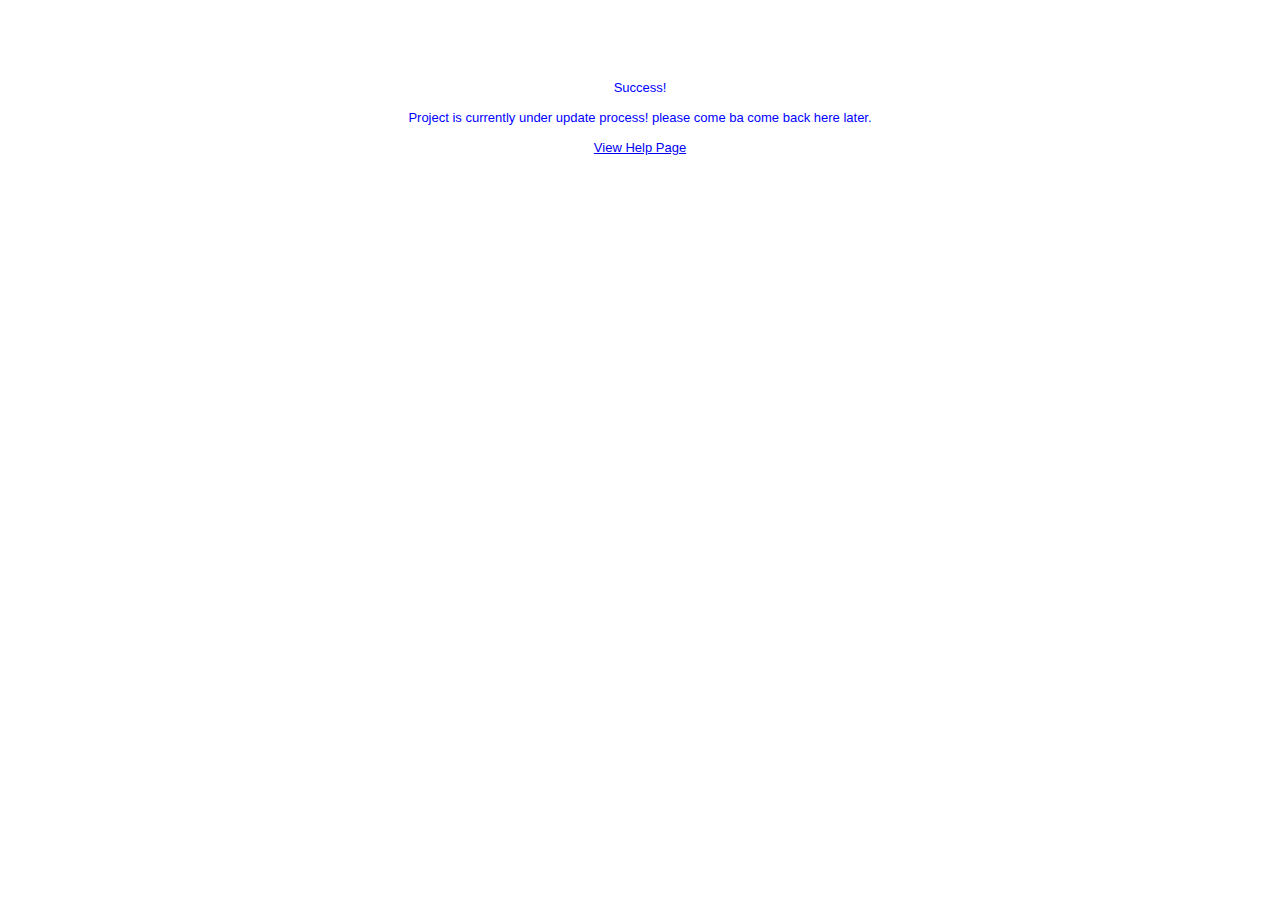
<file: correct.html>
<!DOCTYPE html>
<html lang="en">
<head>
<title>Successful Login</title>
<meta charset="UTF-8">





</head>

<body>

<br><br><br><br>





<div style="text-align: center; margin: 0 auto; color: #0000FF; font: normal 13px arial, sans-serif;">

Success!

<br><br>

Project is currently under update process! please come ba come back here later.

<br><br>

<a href="help-password.html">View Help Page</a><br>

</div>





<br><br><br>

</body>
</html>
</file>
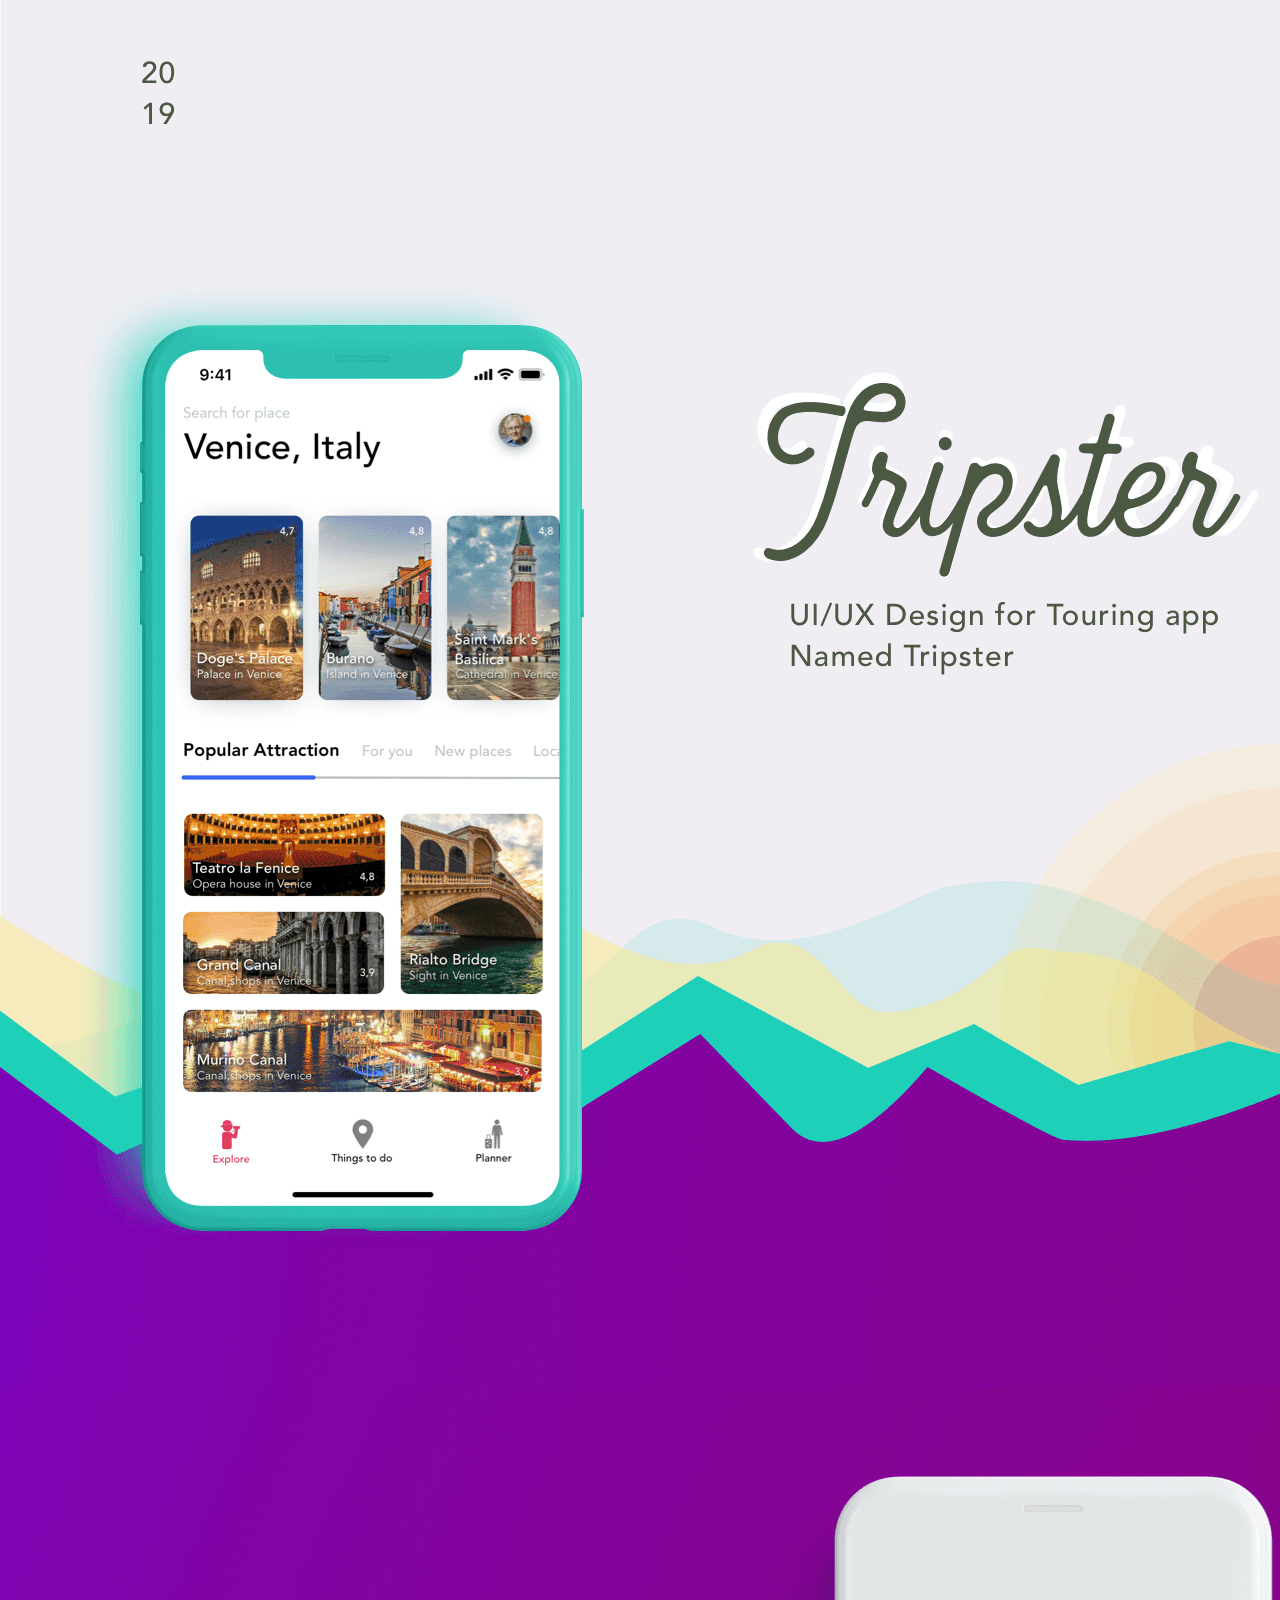
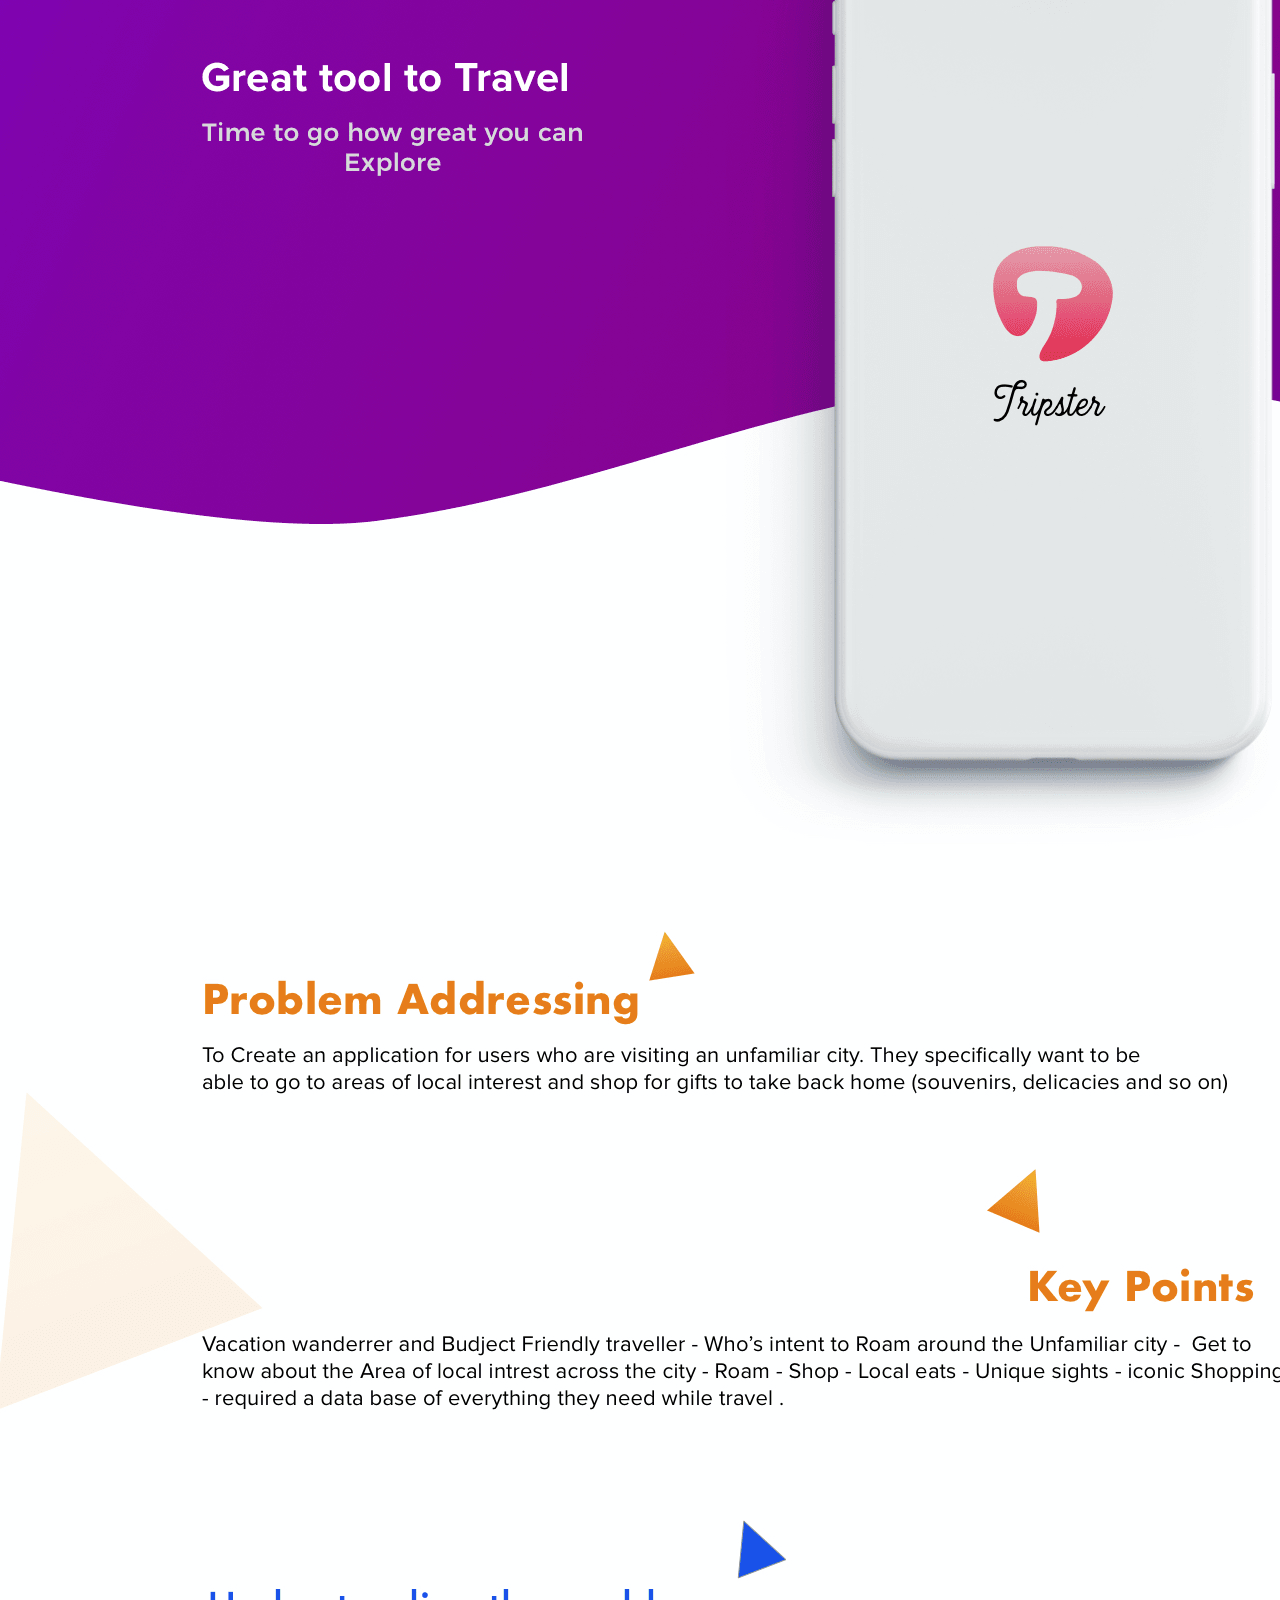
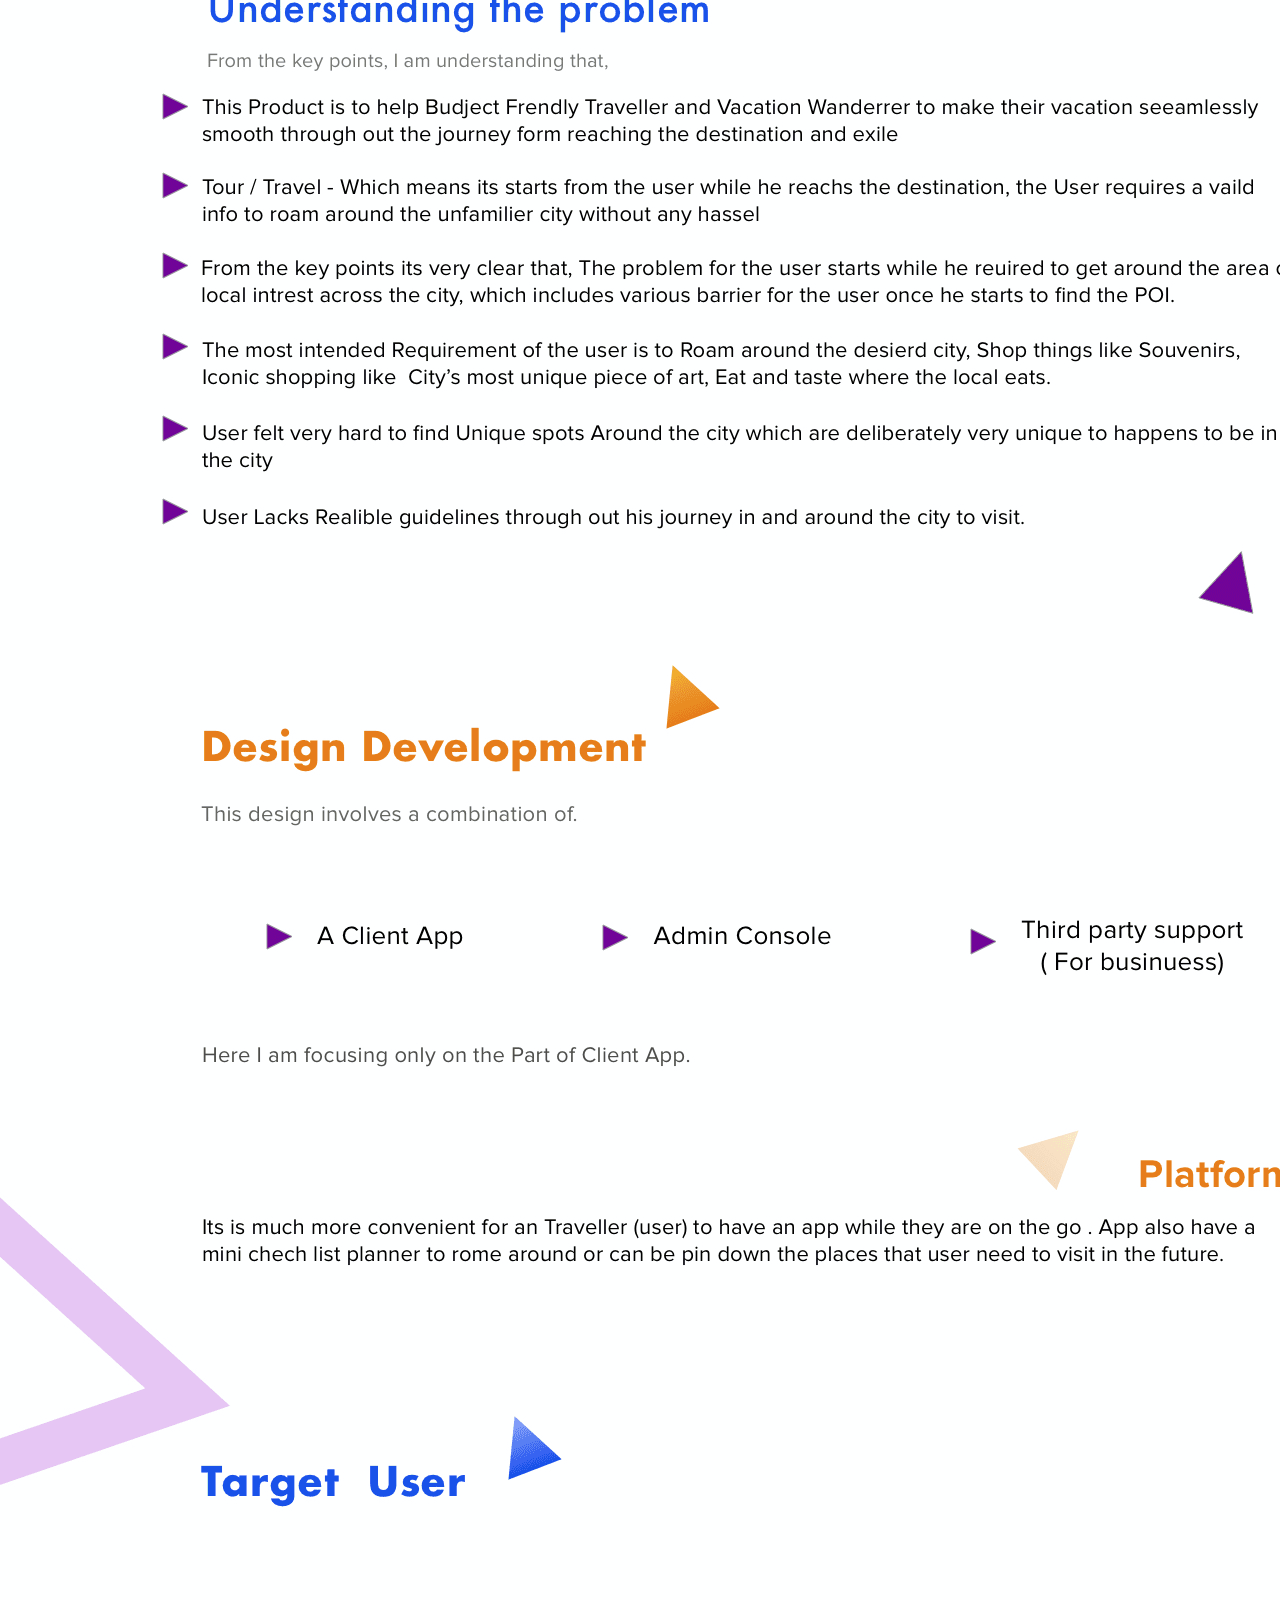
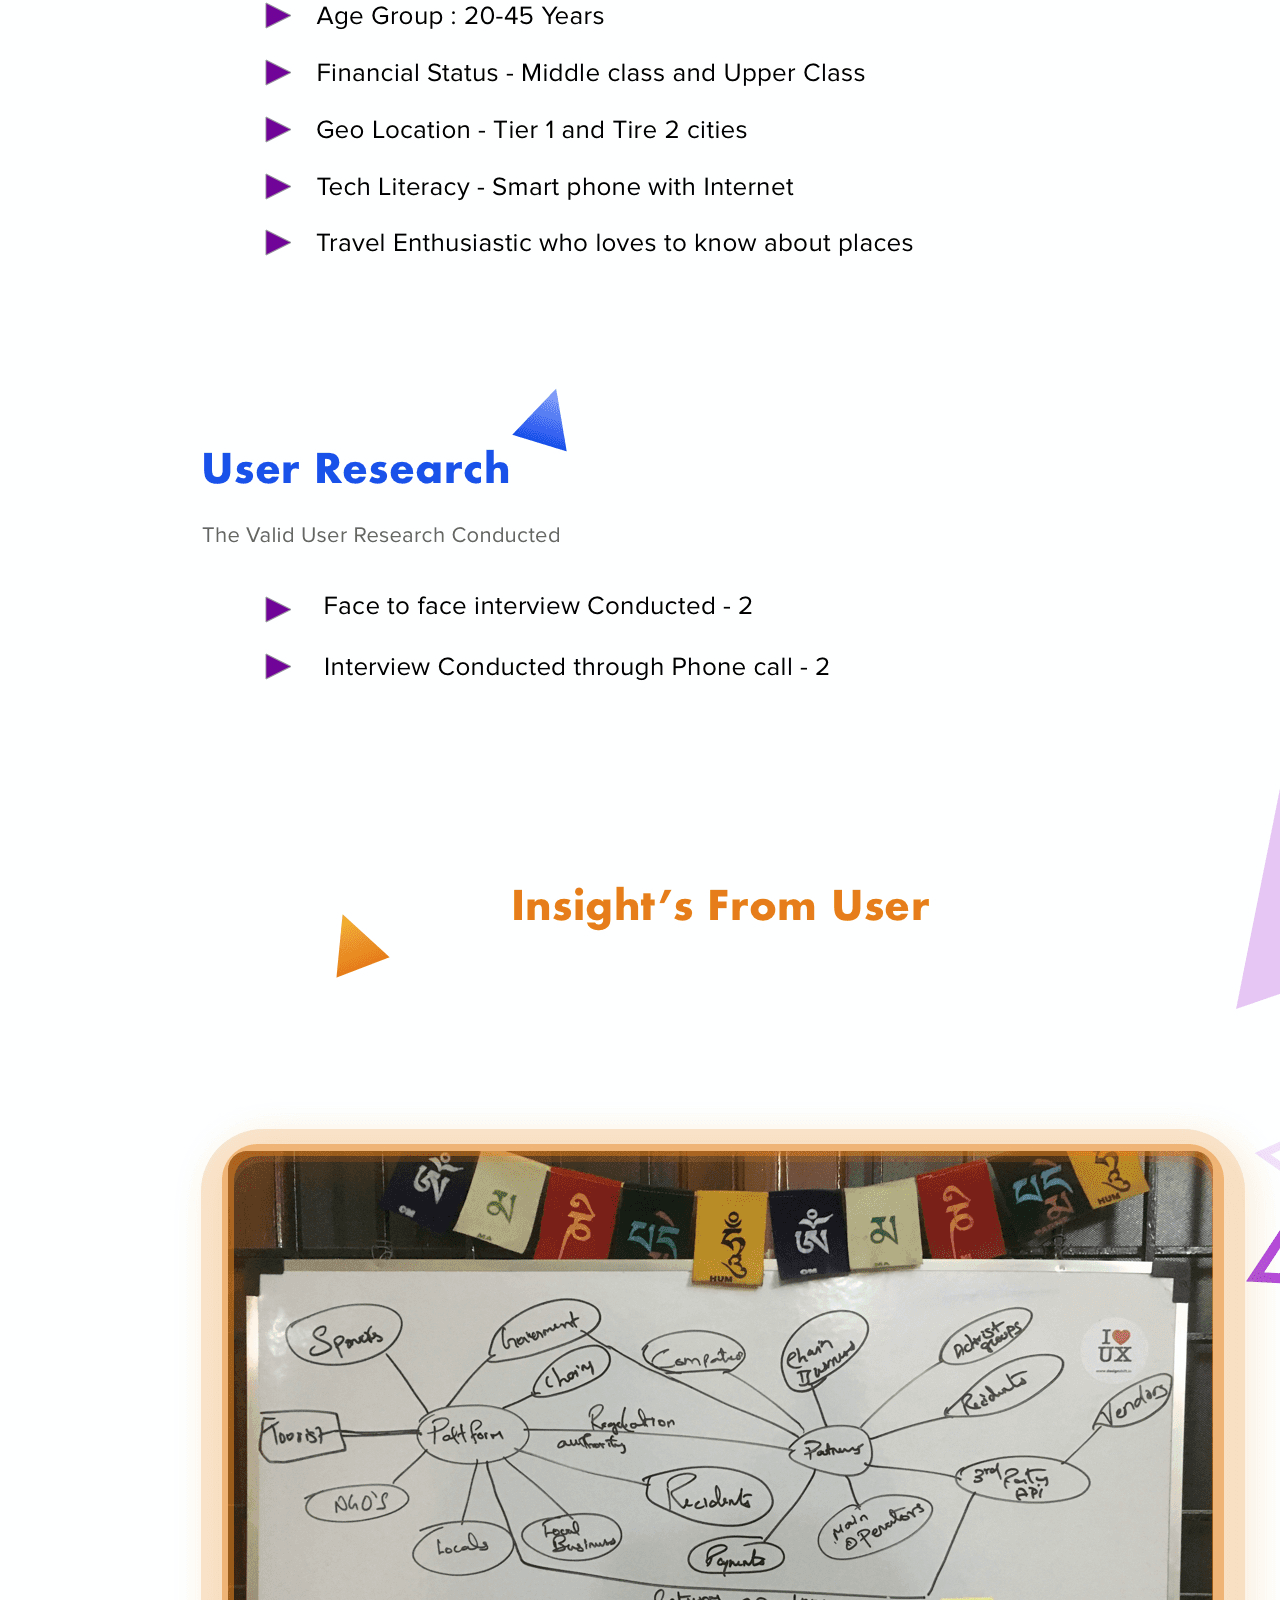
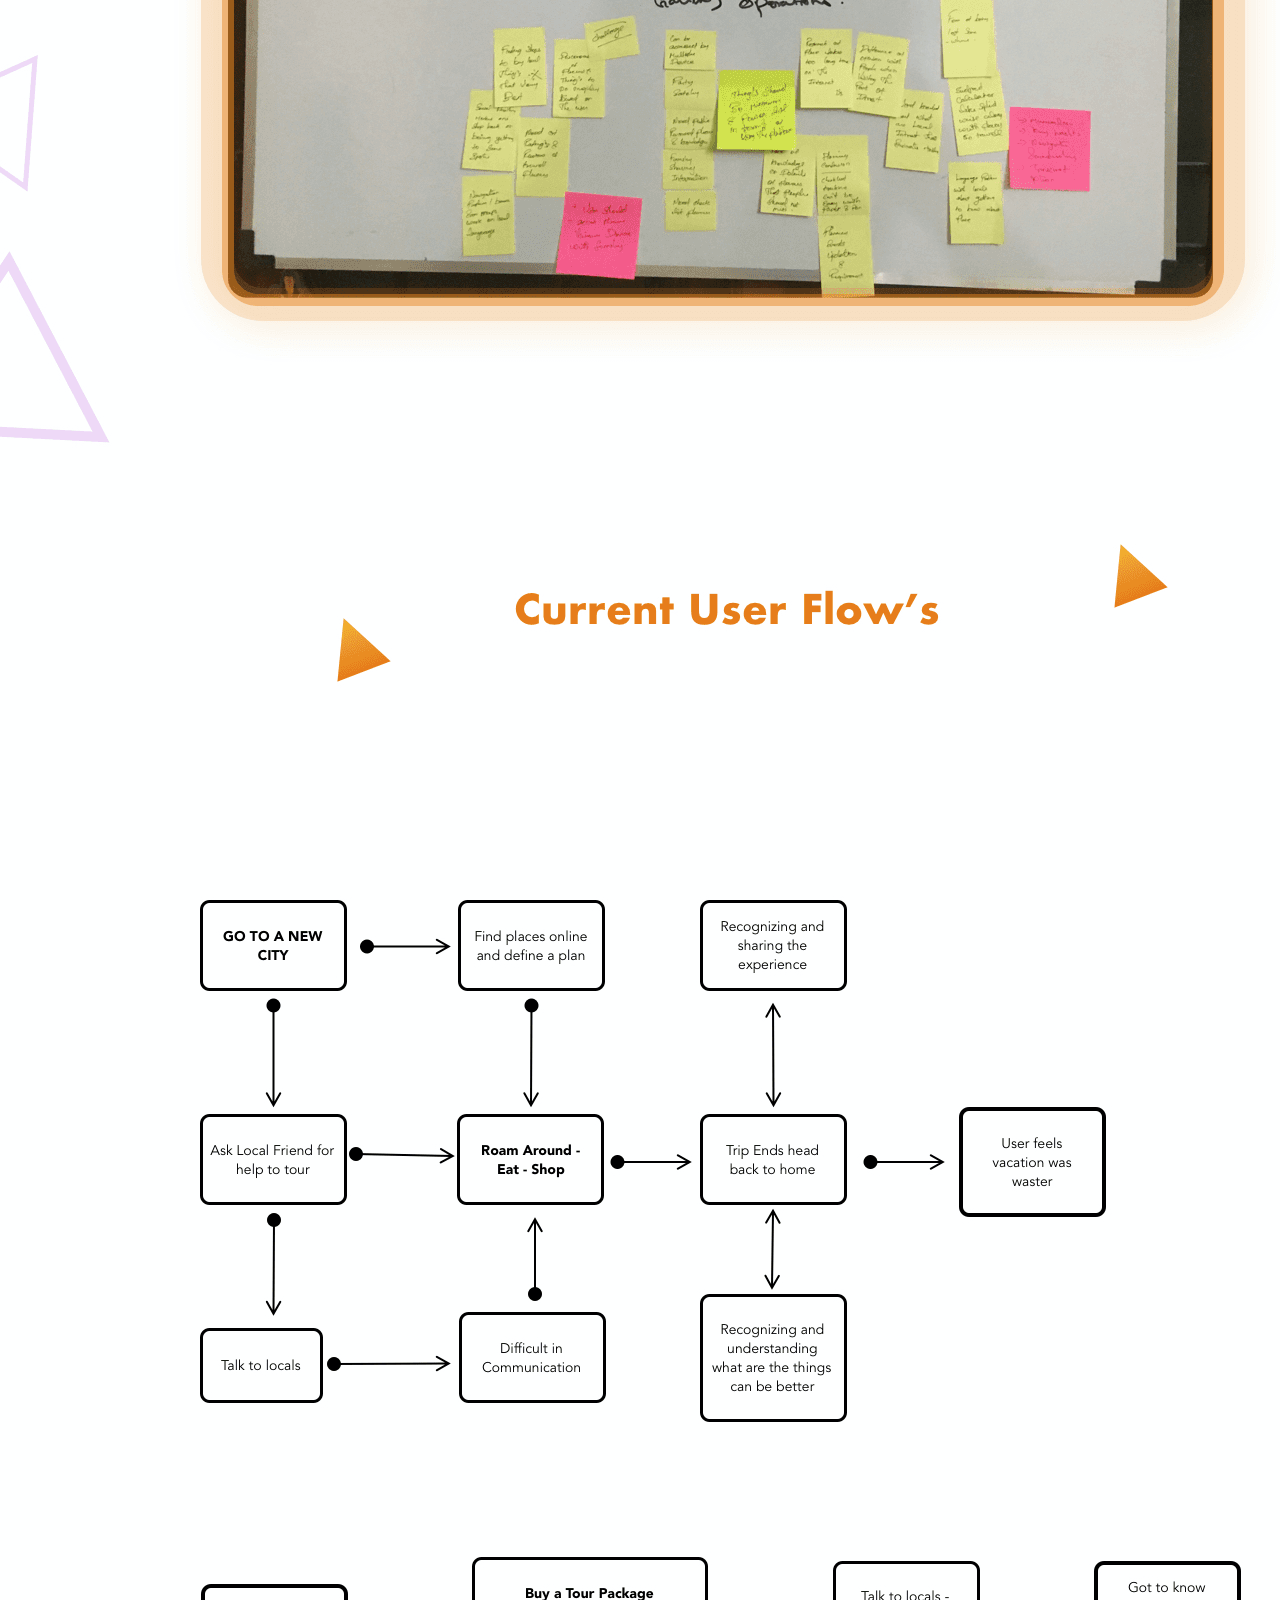
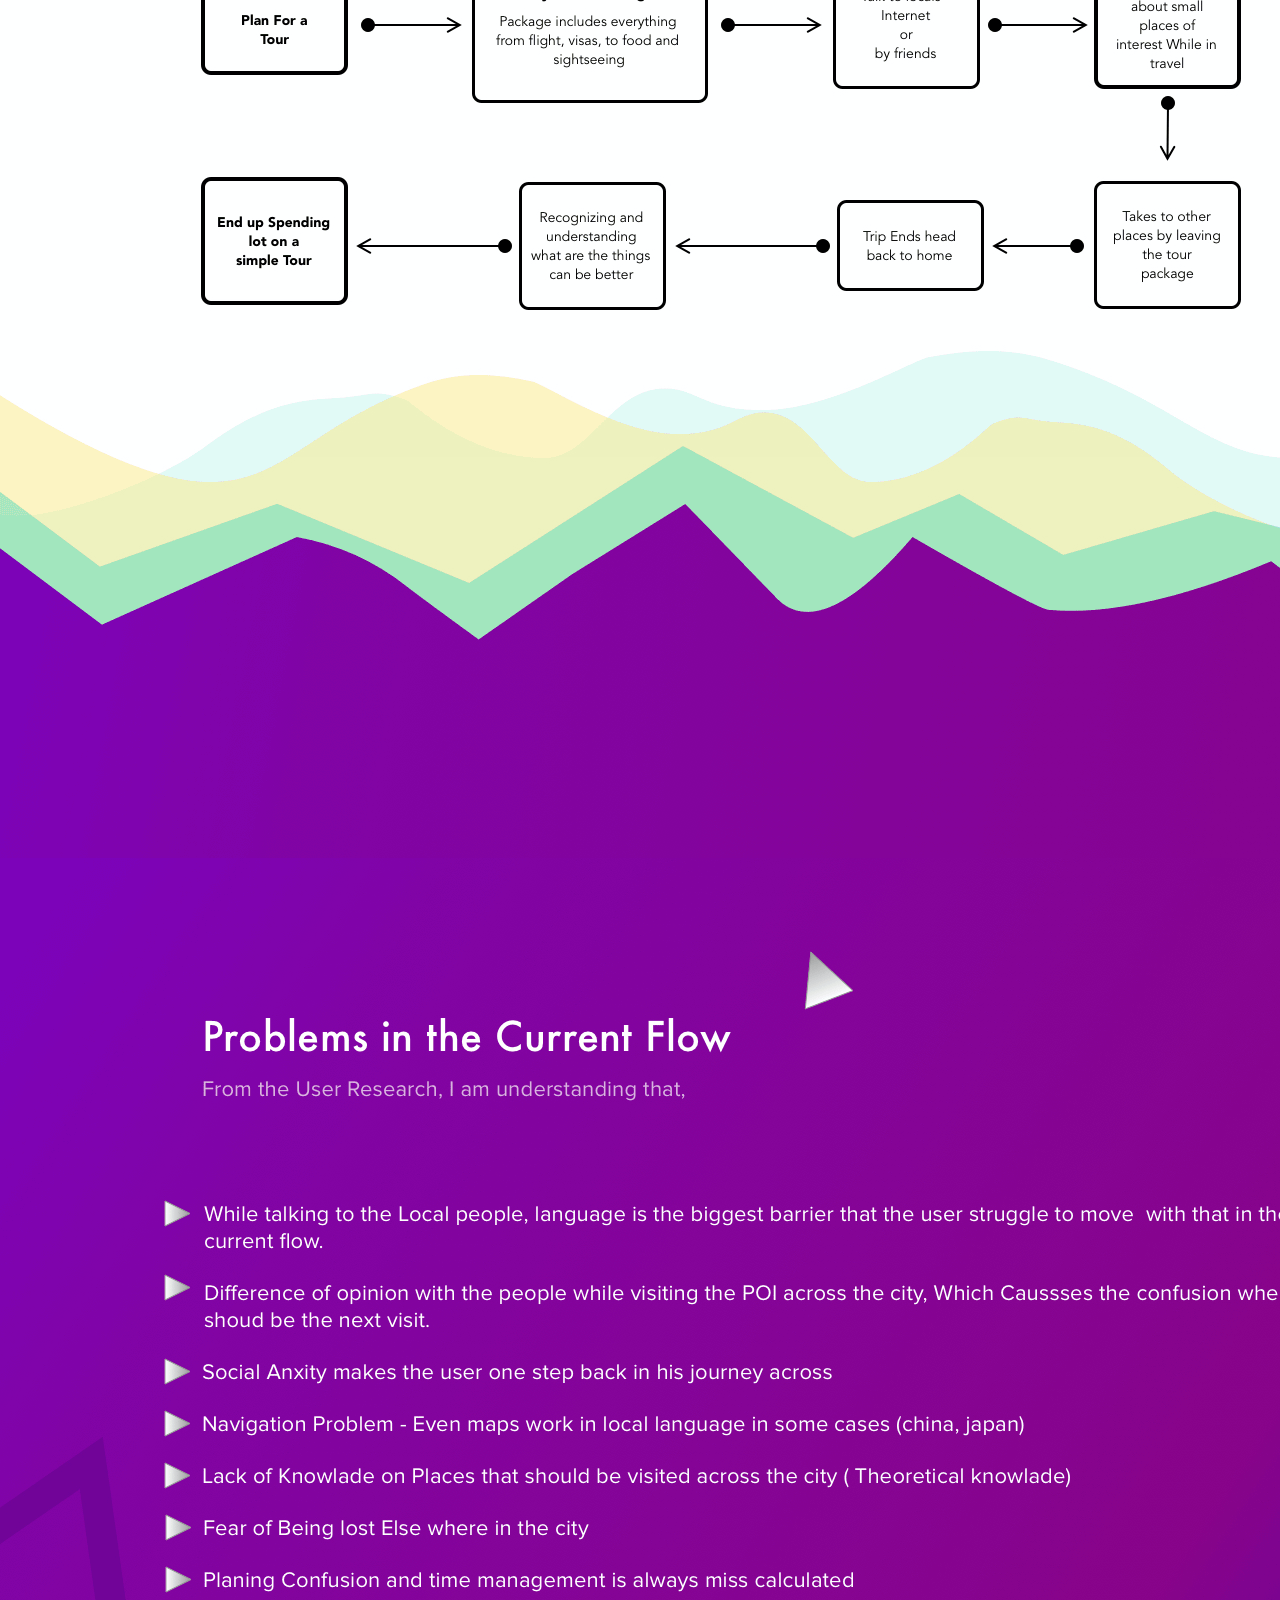
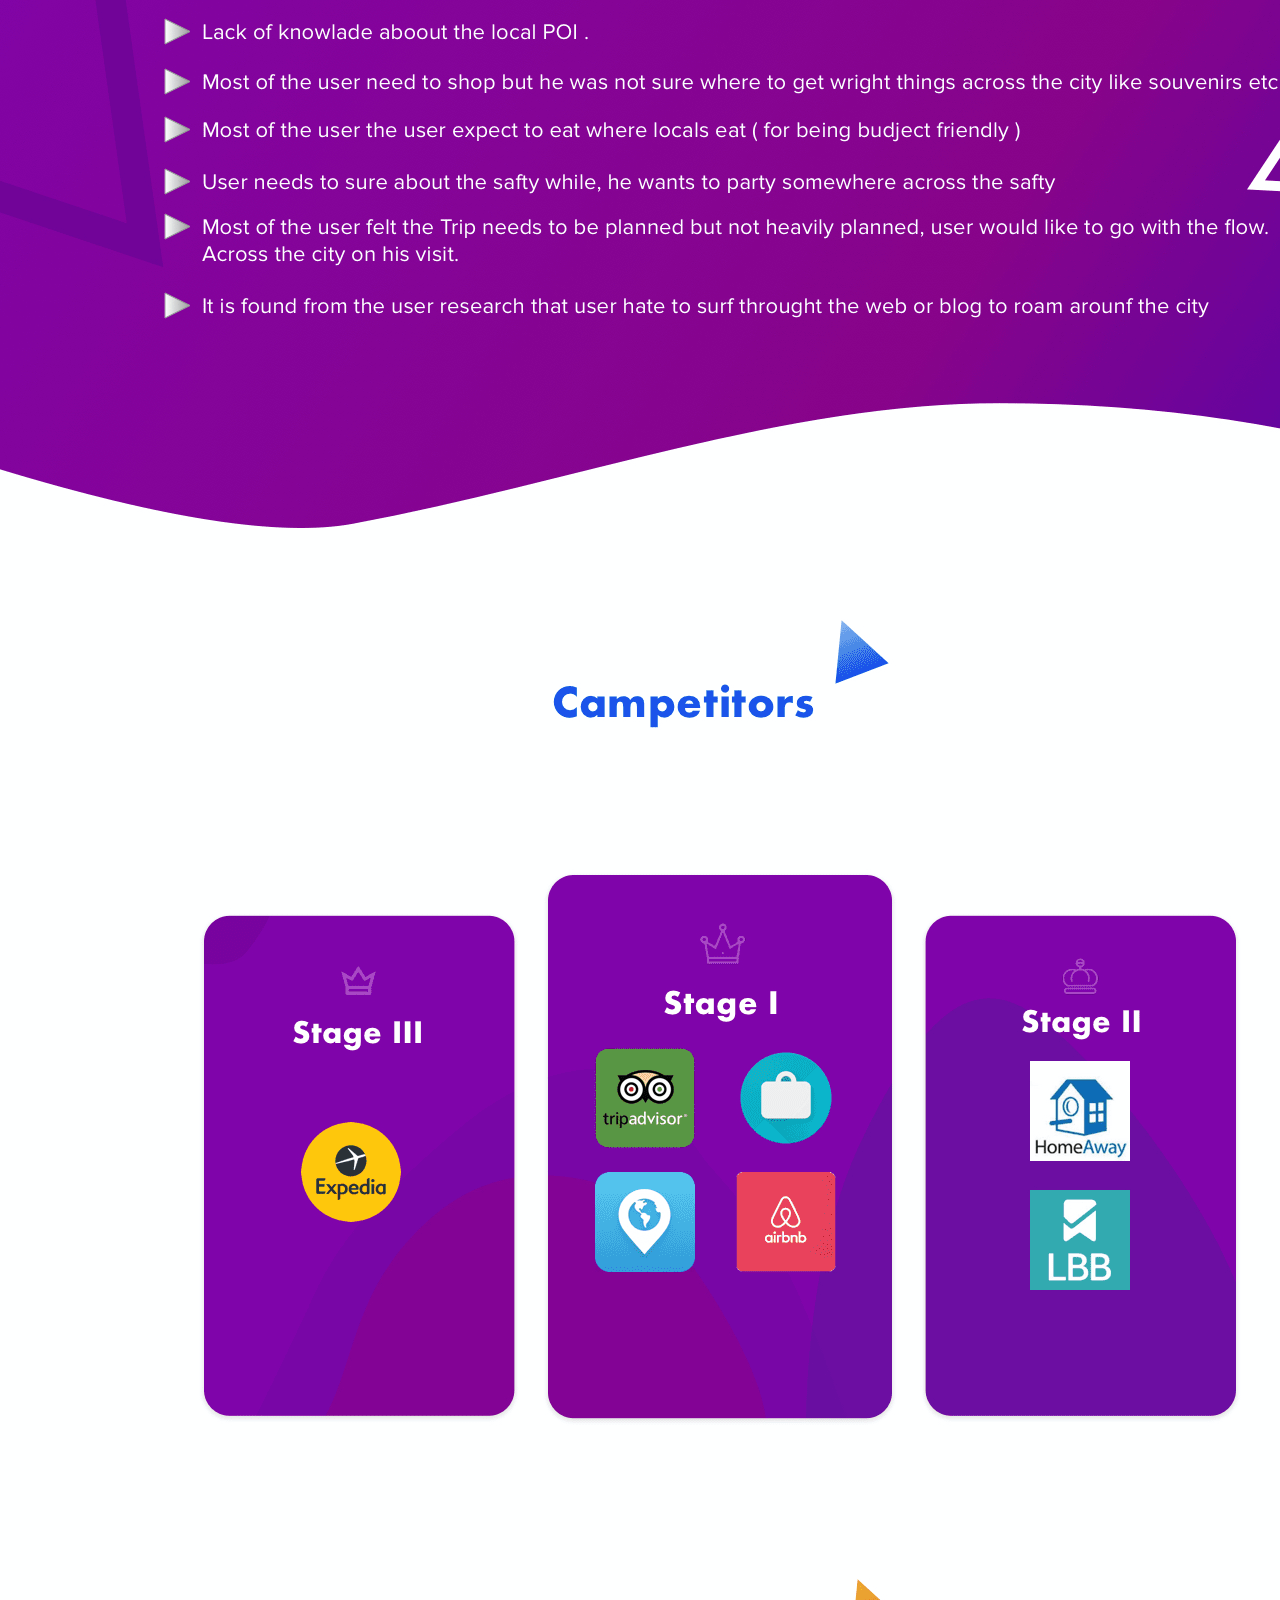
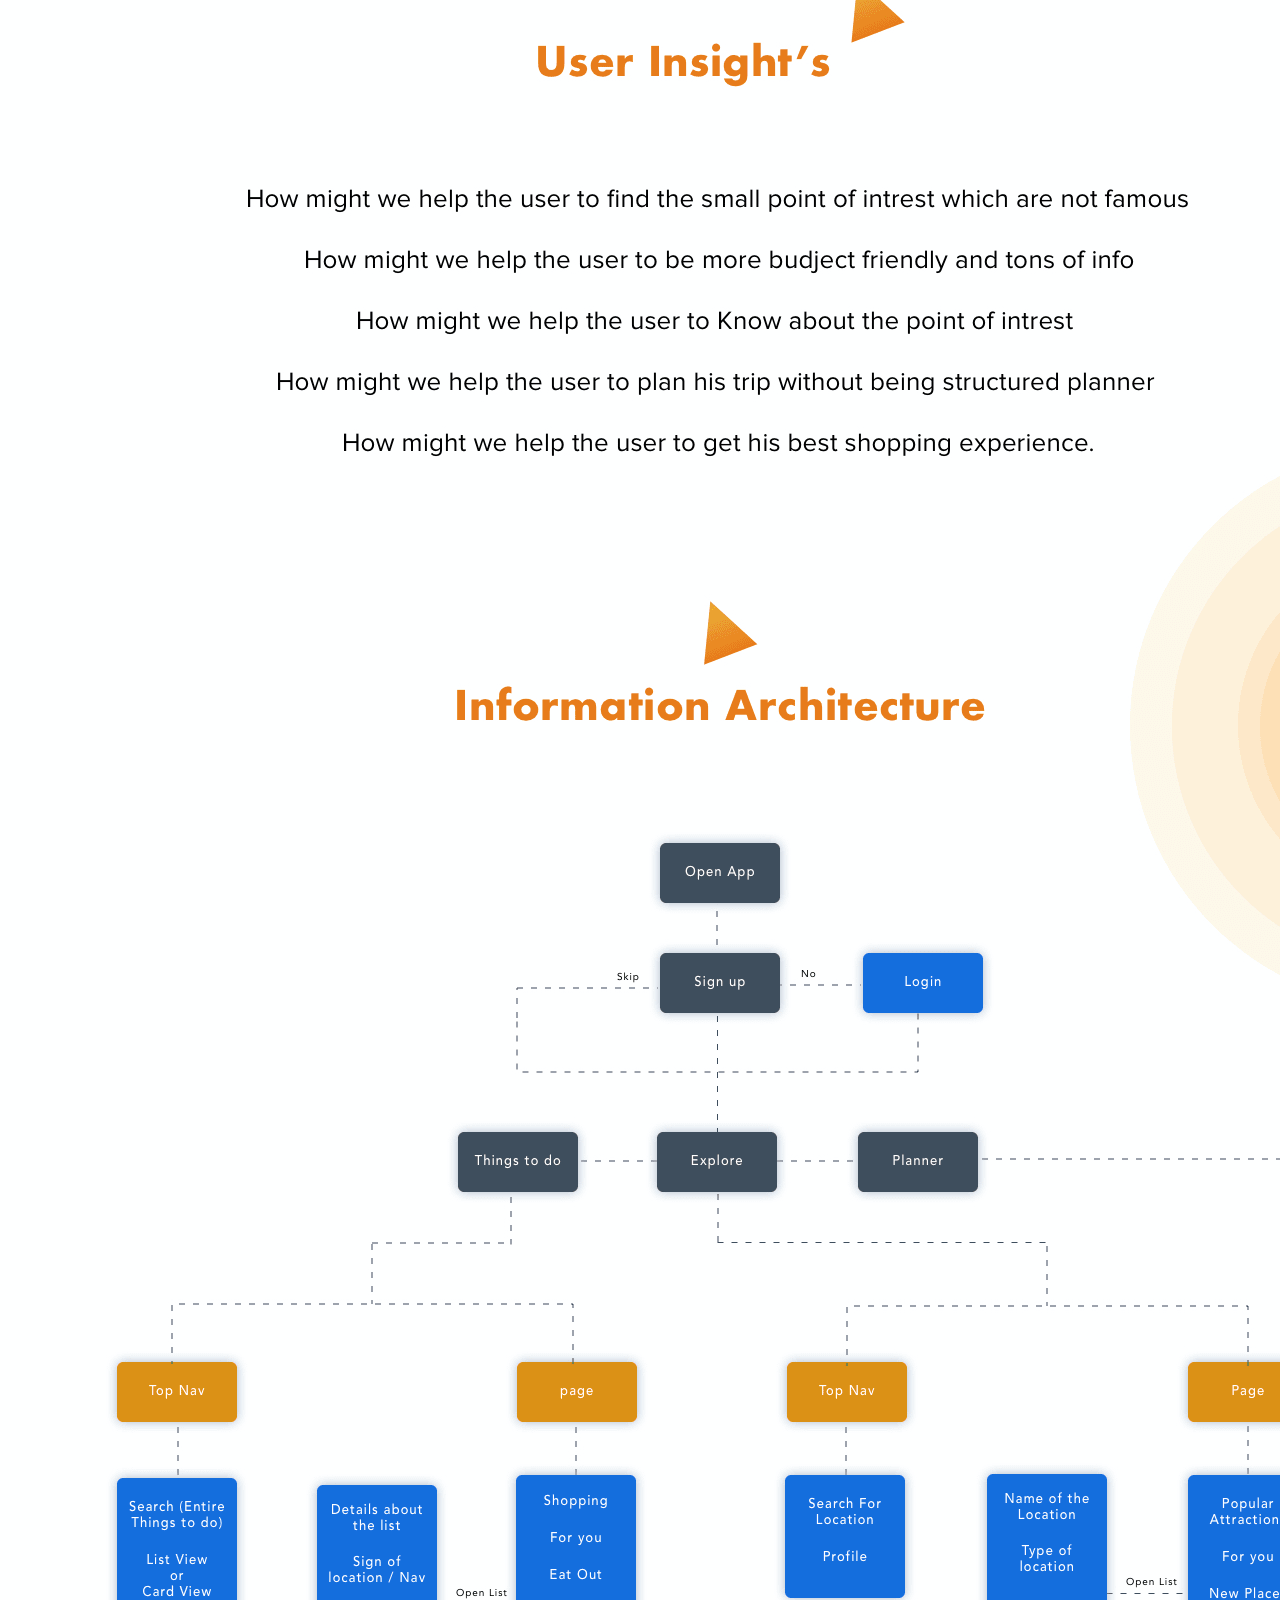
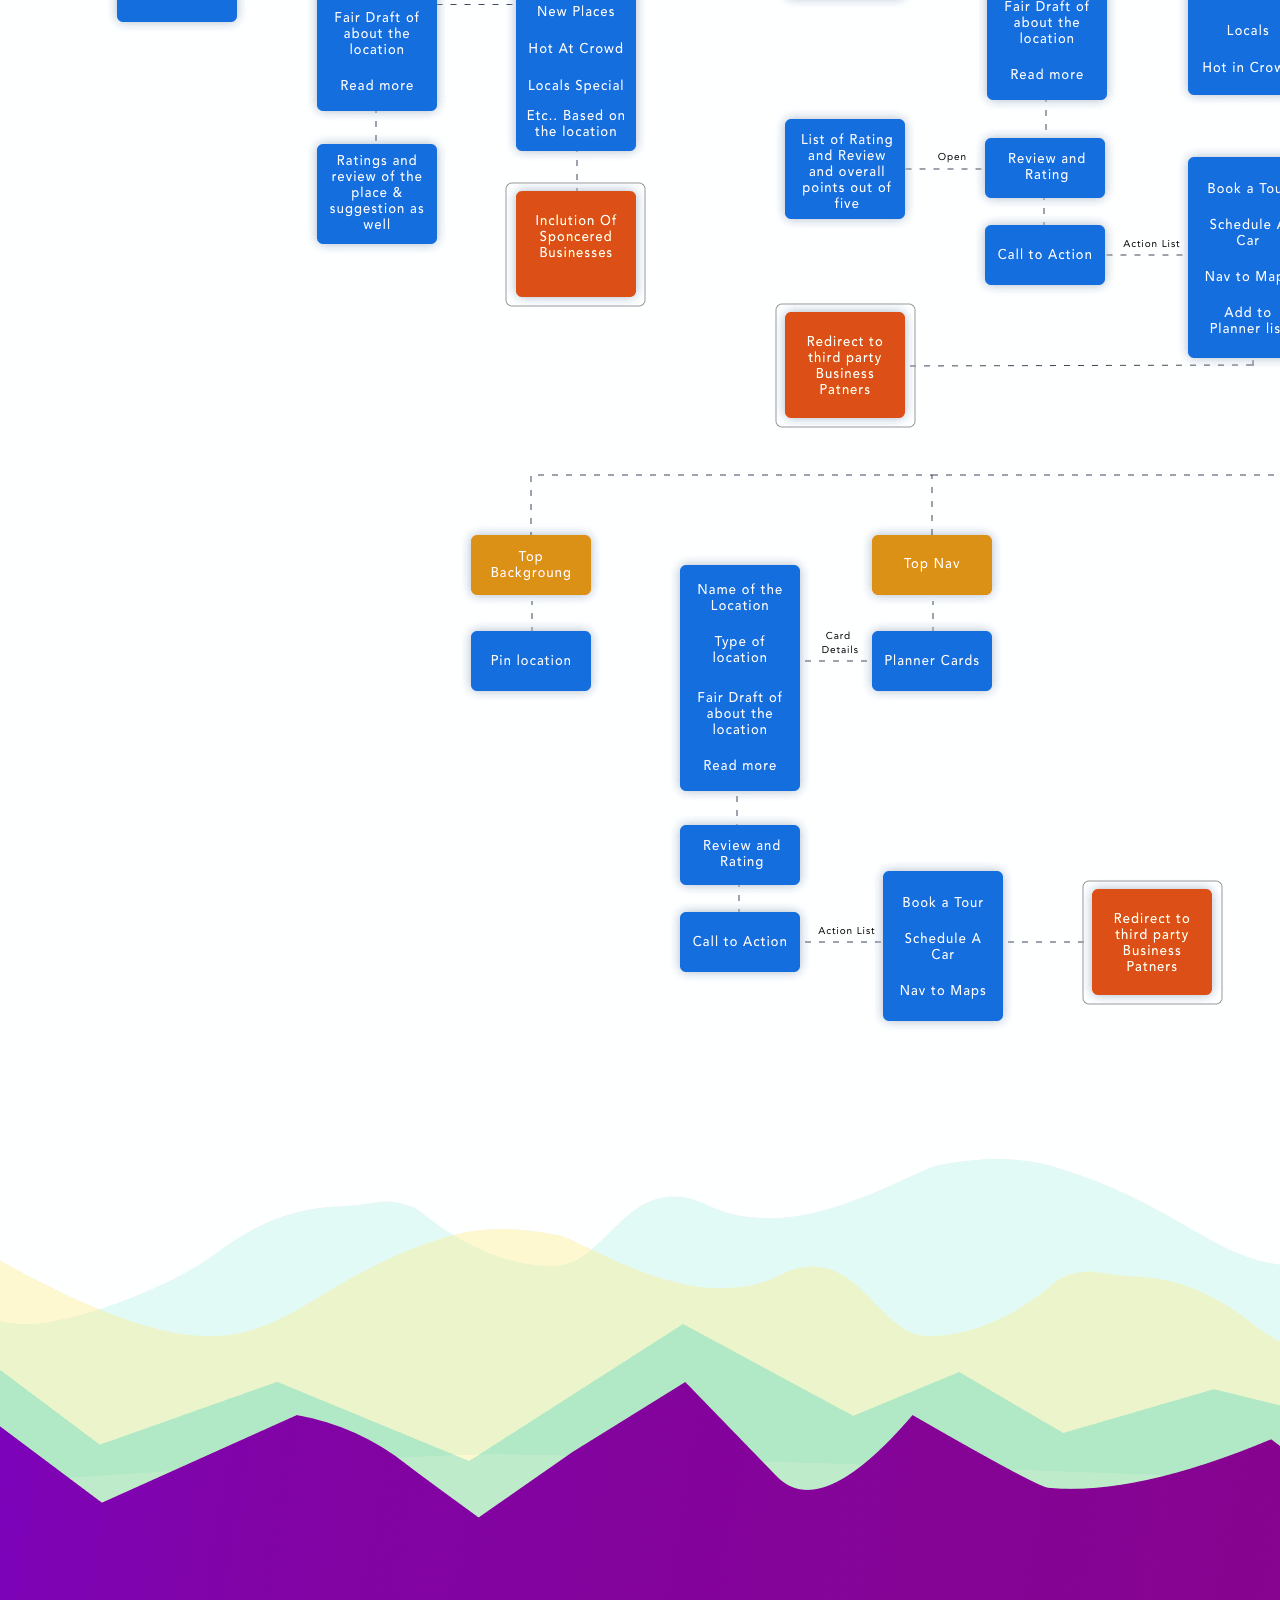
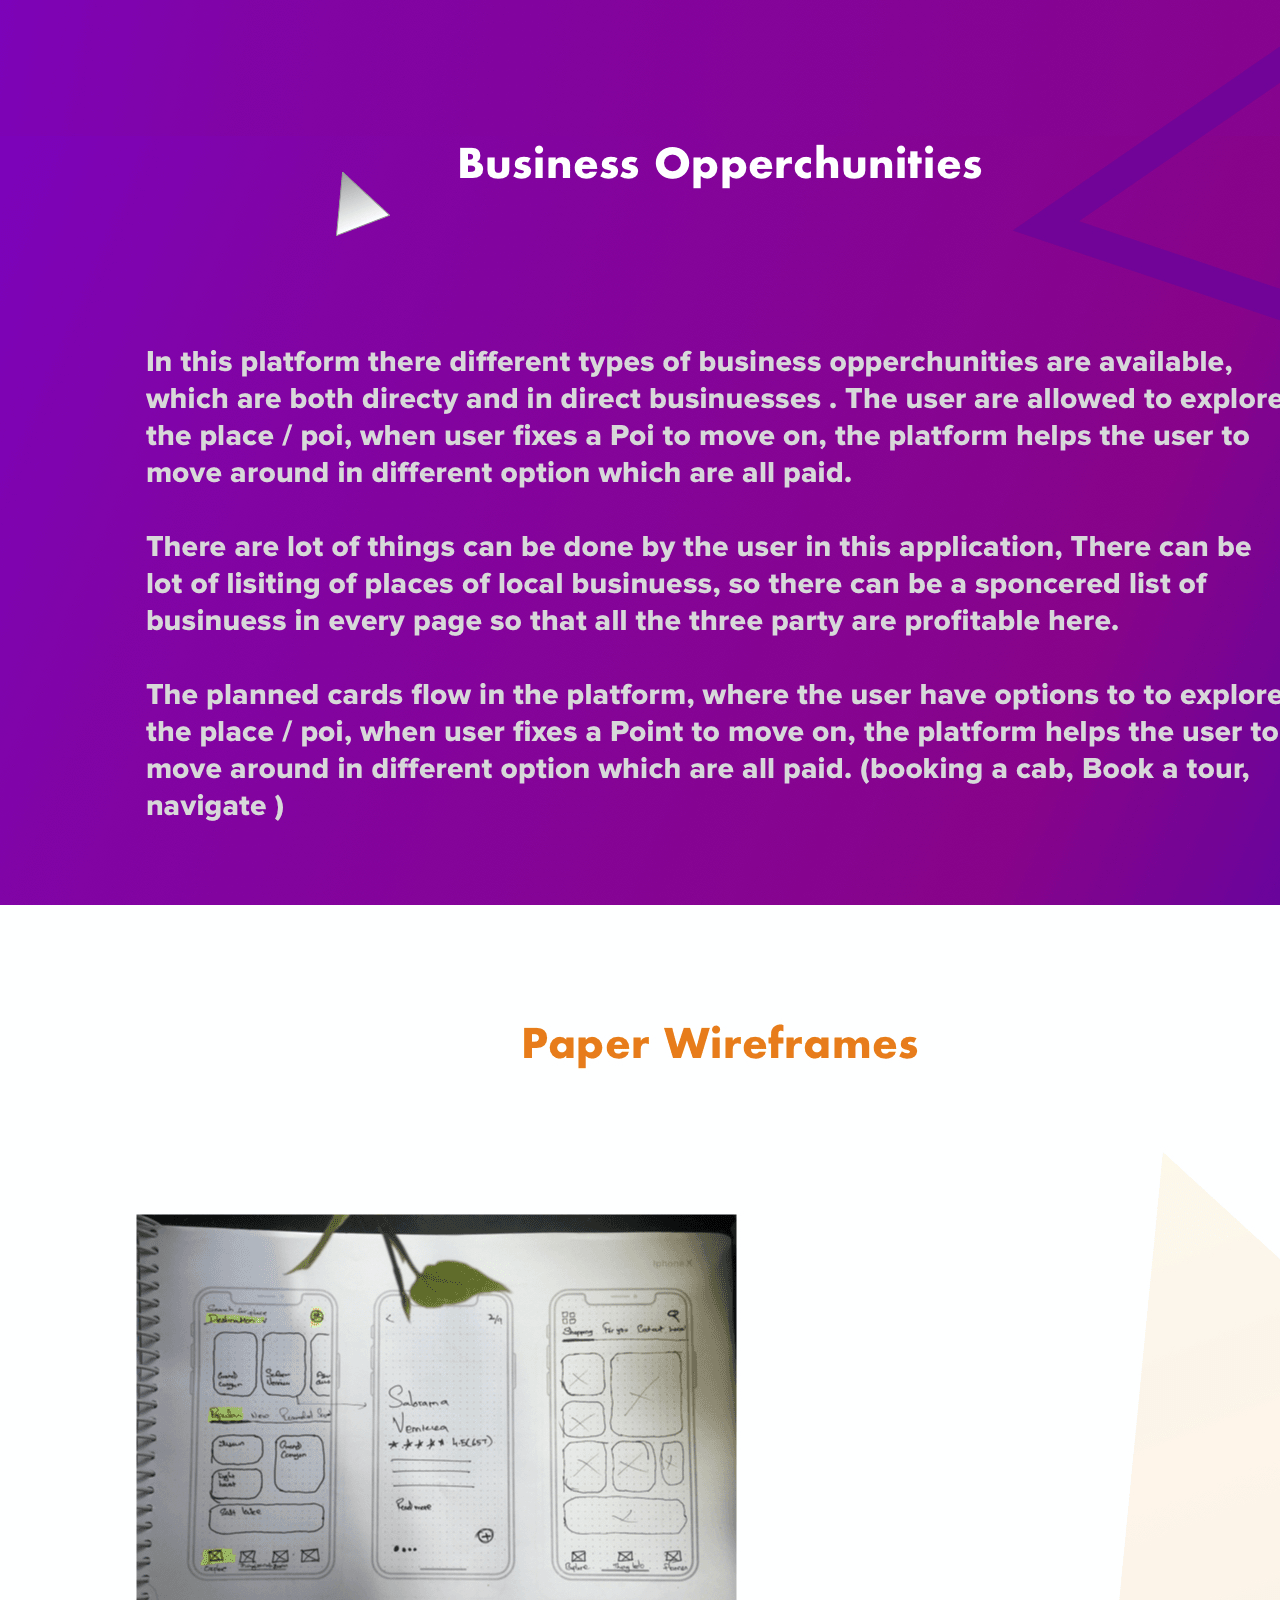
<file: tripster/tripster.html>
<!DOCTYPE html>
<html>
    <head>
        <link href="./img/favicon.png" rel="shortcut icon"/>
        <meta charset="utf-8"/>
        <meta content="width=1440, maximum-scale=1.0" name="viewport"/>
        <link href="./css/tripster.css" rel="stylesheet" type="text/css"/>
        <meta content="Launchpad by Anima" name="author">
        </meta>
    </head>
    <body style="margin: 0;
 background: rgba(255, 255, 255, 1.0);">
        <input id="anPageName" name="page" type="hidden" value="tripster"/>
        <div class="tripster">
            <div style="width: 1440px; height: 100%; position:relative; margin:auto;">
                <img anima-src="./img/tripster-1.png" class="a1" src="[data-uri]"/>
                <img anima-src="./img/tripster-2.png" class="a2" src="[data-uri]"/>
                <img anima-src="./img/tripster-3.png" class="a3" src="[data-uri]"/>
                <img anima-src="./img/tripster-5.png" class="a5" src="[data-uri]"/>
                <div class="rectangle">
                </div>
                <div class="proto2">
                </div>
                <img anima-src="./img/tripster-proto1.gif" class="proto1" src="[data-uri]"/>
                <img anima-src="./img/tripster-proto2.gif" class="proto21" src="[data-uri]"/>
            </div>
        </div>
        <!-- Scripts -->
        <script>
            anima_isHidden = function(e) {
                if (!(e instanceof HTMLElement)) return !1;
                if (getComputedStyle(e).display == "none") return !0; else if (e.parentNode && anima_isHidden(e.parentNode)) return !0;
                return !1;
            };
            anima_loadAsyncSrcForTag = function(tag) {
                var elements = document.getElementsByTagName(tag);
                var toLoad = [];
                for (var i = 0; i < elements.length; i++) {
                    var e = elements[i];
                    var src = e.getAttribute("src");
                    var loaded = (src != undefined && src.length > 0 && src != '[data-uri]');
                    if (loaded) continue;
                    var asyncSrc = e.getAttribute("anima-src");
                    if (asyncSrc == undefined || asyncSrc.length == 0) continue;
                    if (anima_isHidden(e)) continue;
                    toLoad.push(e);
                }
                toLoad.sort(function(a, b) {
                    return anima_getTop(a) - anima_getTop(b);
                });
                for (var i = 0; i < toLoad.length; i++) {
                    var e = toLoad[i];
                    var asyncSrc = e.getAttribute("anima-src");
                    e.setAttribute("src", asyncSrc);
                }
            };
            anima_pauseHiddenVideos = function(tag) {
                var elements = document.getElementsByTagName("video");
                for (var i = 0; i < elements.length; i++) {
                    var e = elements[i];
                    var isPlaying = !!(e.currentTime > 0 && !e.paused && !e.ended && e.readyState > 2);
                    var isHidden = anima_isHidden(e);
                    if (!isPlaying && !isHidden && e.getAttribute("autoplay") == "autoplay") {
                        e.play();
                    } else if (isPlaying && isHidden) {
                        e.pause();
                    }
                }
            };
            anima_loadAsyncSrc = function(tag) {
                anima_loadAsyncSrcForTag("img");
                anima_loadAsyncSrcForTag("iframe");
                anima_loadAsyncSrcForTag("video");
                anima_pauseHiddenVideos();
            };
            var anima_getTop = function(e) {
                var top = 0;
                do {
                    top += e.offsetTop || 0;
                    e = e.offsetParent;
                } while (e);
                return top;
            };
            anima_loadAsyncSrc();
            anima_old_onResize = window.onresize;
            anima_new_onResize = undefined;
            anima_updateOnResize = function() {
                if (anima_new_onResize == undefined || window.onresize != anima_new_onResize) {
                    anima_new_onResize = function(x) {
                        if (anima_old_onResize != undefined) anima_old_onResize(x);
                        anima_loadAsyncSrc();
                    };
                    window.onresize = anima_new_onResize;
                    setTimeout(function() {
                        anima_updateOnResize();
                    }, 3000);
                }
            };
            anima_updateOnResize();
            setTimeout(function() {
                anima_loadAsyncSrc();
            }, 200);
        </script>
        <!-- End of Scripts -->
    </body>
</html>
</file>
<file: tripster/css/tripster.css>
.tripster {
  width               : 100%;
  min-width           : 1440px;
  height              : 100vh;
  min-height          : 29417px;
  position            : relative;
  overflow            : hidden;
  margin              : 0px;
  -webkit-font-smoothing: antialiased;
  -moz-osx-font-smoothing: grayscale;
  background-color    : rgba(255, 255, 255, 1.0);
}
a {
  text-decoration     : none;
}
div {
  -webkit-text-size-adjust: none;
}
.anima-full-width-a {
  width               : 100%;
}
.anima-full-height-a {
  height              : 100%;
}
div {
  -webkit-text-size-adjust: none;
}
.tripster .a1 {
  background-color    : rgba(255,255,255,0.0);
  top                 : 0px;
  height              : 8858px;
  width               : 1440px;
  position            : absolute;
  margin              : 0;
  left                : 0px;
  -ms-transform       : rotate(0deg); /* IE 9 */
  -webkit-transform   : rotate(0deg); /* Chrome, Safari, Opera */
  transform           : rotate(0deg);
}
.tripster .a2 {
  background-color    : rgba(255,255,255,0.0);
  top                 : 8858px;
  height              : 9691px;
  width               : 1440px;
  position            : absolute;
  margin              : 0;
  left                : 0px;
  -ms-transform       : rotate(0deg); /* IE 9 */
  -webkit-transform   : rotate(0deg); /* Chrome, Safari, Opera */
  transform           : rotate(0deg);
}
.tripster .a3 {
  background-color    : rgba(255,255,255,0.0);
  top                 : 18549px;
  height              : 3922px;
  width               : 1440px;
  position            : absolute;
  margin              : 0;
  left                : 0px;
  -ms-transform       : rotate(0deg); /* IE 9 */
  -webkit-transform   : rotate(0deg); /* Chrome, Safari, Opera */
  transform           : rotate(0deg);
}
.tripster .a5 {
  background-color    : rgba(255,255,255,0.0);
  top                 : 23306px;
  height              : 6111px;
  width               : 1440px;
  position            : absolute;
  margin              : 0;
  left                : 0px;
  -ms-transform       : rotate(0deg); /* IE 9 */
  -webkit-transform   : rotate(0deg); /* Chrome, Safari, Opera */
  transform           : rotate(0deg);
}
.tripster .rectangle {
  background-color    : rgba(238, 239, 240, 1.0);
  top                 : 22471px;
  height              : 835px;
  width               : 1440px;
  position            : absolute;
  margin              : 0;
  left                : 0px;
  -ms-transform       : rotate(0deg); /* IE 9 */
  -webkit-transform   : rotate(0deg); /* Chrome, Safari, Opera */
  transform           : rotate(0deg);
}
.tripster .proto2 {
  background-color    : rgba(215, 215, 215, 1.0);
  top                 : 22539px;
  height              : 602px;
  box-sizing          : border-box;
  width               : 279px;
  position            : absolute;
  margin              : 0;
  left                : 1125px;
  border-style        : solid;
  border-width        : 1px;
  border-color        : rgba(150, 150, 150, 1.0);
  -ms-transform       : rotate(0deg); /* IE 9 */
  -webkit-transform   : rotate(0deg); /* Chrome, Safari, Opera */
  transform           : rotate(0deg);
}
.tripster .proto1 {
  background-color    : rgba(255,255,255,0.0);
  top                 : 22541px;
  height              : 599px;
  width               : 1066px;
  position            : absolute;
  margin              : 0;
  left                : 36px;
  -ms-transform       : rotate(0deg); /* IE 9 */
  -webkit-transform   : rotate(0deg); /* Chrome, Safari, Opera */
  transform           : rotate(0deg);
}
.tripster .proto21 {
  background-color    : rgba(255,255,255,0.0);
  top                 : 22540px;
  height              : 599px;
  width               : 277px;
  position            : absolute;
  margin              : 0;
  left                : 1126px;
  -ms-transform       : rotate(0deg); /* IE 9 */
  -webkit-transform   : rotate(0deg); /* Chrome, Safari, Opera */
  transform           : rotate(0deg);
}
/* .anima-animate-appear prefix for appear animations */
.anima-animate-appear {
  opacity             : 0;
  display             : block;
  -webkit-animation   : anima-reveal 0.3s ease-in-out 1 normal forwards;
  -moz-animation      : anima-reveal 0.3s ease-in 1 normal forwards;
  -o-animation        : anima-reveal 0.3s ease-in-out 1 normal forwards;
  animation           : anima-reveal 0.3s ease-in-out 1 normal forwards;
}
.anima-animate-disappear {
  opacity             : 1;
  display             : block;
  -webkit-animation   : anima-reveal 0.3s ease-in-out 1 reverse forwards;
  -moz-animation      : anima-reveal 0.3s ease-in 1 normal forwards;
  -o-animation        : anima-reveal 0.3s ease-in-out 1 reverse forwards;
  animation           : anima-reveal 0.3s ease-in-out 1 reverse forwards;
}
.anima-animate-nodelay {
  -webkit-animation-delay: 0;
  -moz-animation-delay: 0;
  -o-animation-delay  : 0;
  animation-delay     : 0;
}
@-webkit-keyframes anima-reveal {
  0%
   
  {
      opacity: 0;
    }
  
    
  100%
   
  {
      opacity: 1;
    }
}
@-moz-keyframes anima-reveal {
  0%
   
  {
      opacity: 0;
    }
  
    
  100%
   
  {
      opacity: 1;
    }
}
@-o-keyframes anima-reveal {
  0%
   
  {
      opacity: 0;
    }
  
    
  100%
   
  {
      opacity: 1;
    }
}
@keyframes anima-reveal {
  0%
   
  {
      opacity: 0;
    }
  
    
  100%
   
  {
      opacity: 1;
    }
}
</file>
